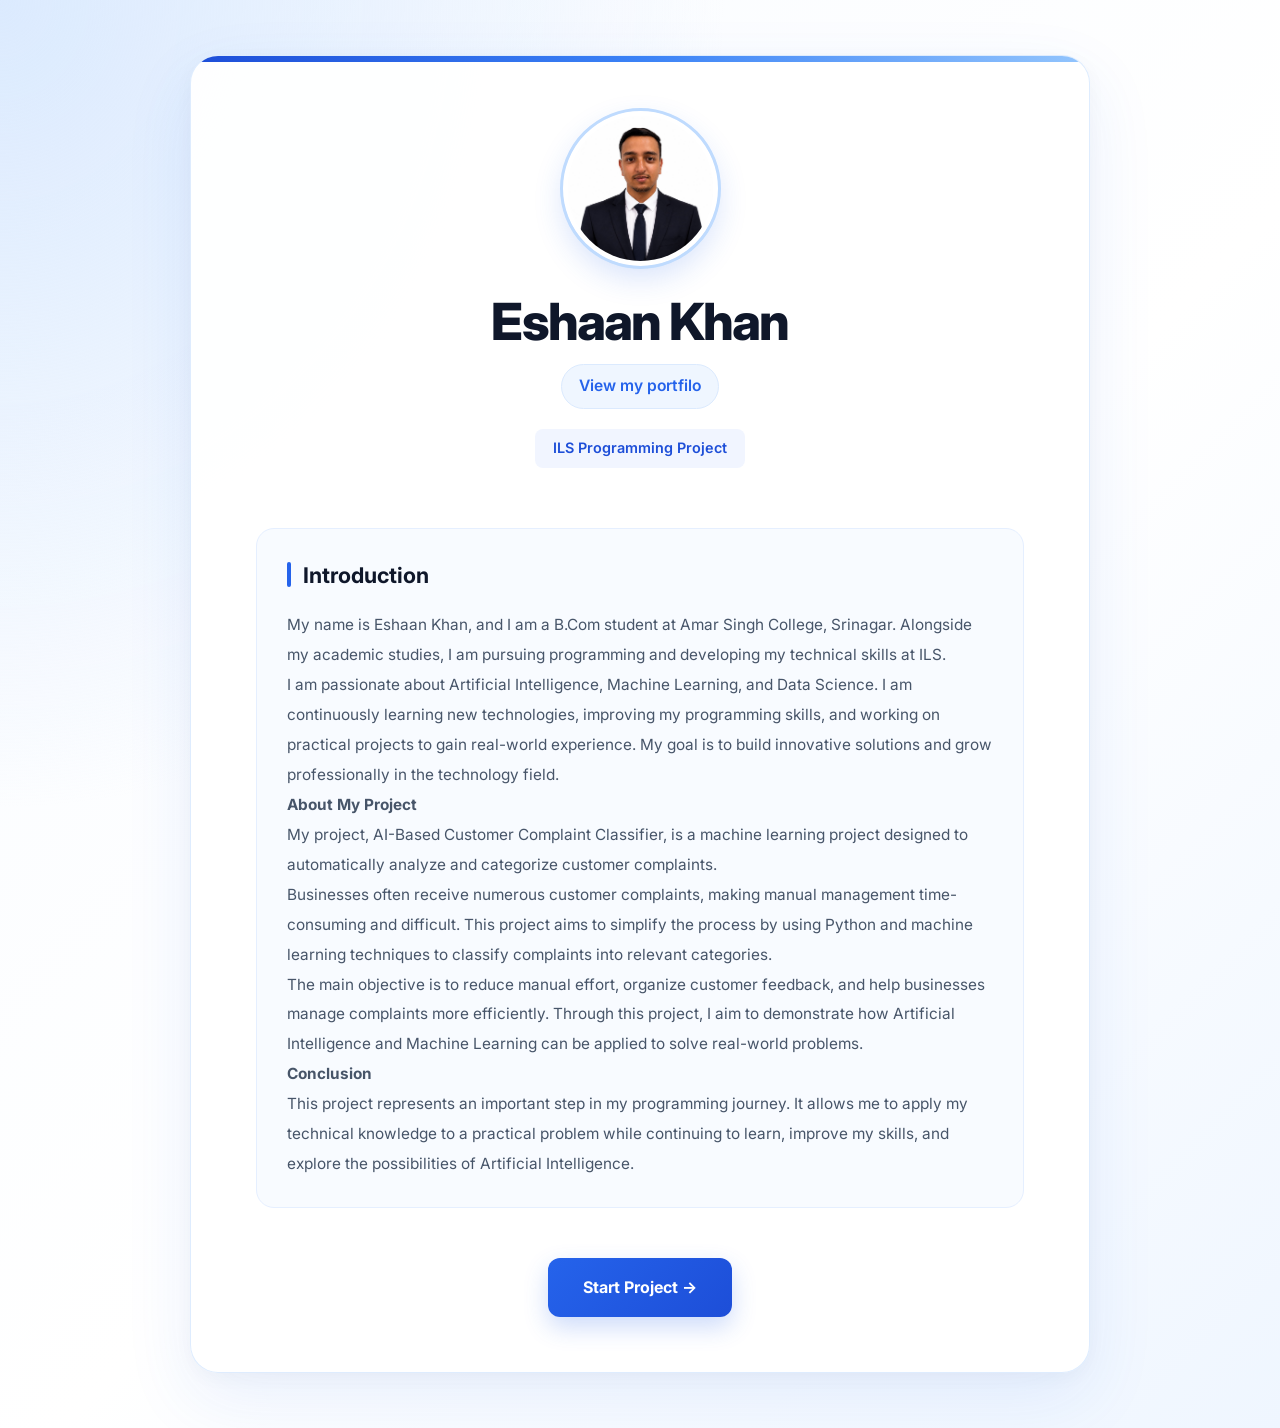
<file: static/intro/index.html>
<!DOCTYPE html>
<html lang="en">
<head>
  <meta charset="UTF-8">
  <meta name="viewport" content="width=device-width, initial-scale=1">
  <title>Eshaan Khan | Portfolio</title>
  <link rel="stylesheet" href="intro.css">
</head>
<style>

/* ===== Google Font ===== */
@import url('https://fonts.googleapis.com/css2?family=Inter:wght@400;500;600;700;800&display=swap');

/* ===== Reset ===== */
* {
    margin: 0;
    padding: 0;
    box-sizing: border-box;
}

:root {
    --primary: #2563eb;
    --primary-dark: #1d4ed8;
    --light-blue: #eff6ff;
    --text-dark: #0f172a;
    --text-muted: #64748b;
    --white: #ffffff;
    --border: #dbeafe;
    background-color: #93c5fd;
}

html {
    scroll-behavior: smooth;
}

body {
    font-family: 'Inter', sans-serif;
    background:
        radial-gradient(ellipse at top left, #dbeafe 0%, transparent 40%),
        linear-gradient(135deg, #f8fbff 0%, #ffffff 55%, #eff6ff 100%);
    color: var(--text-dark);
    min-height: 100vh;
    padding: 55px 20px;
    line-height: 1.7;
}

/* ===== Main Portfolio Card ===== */
.intro {
    width: 100%;
    max-width: 900px;
    margin: 0 auto;
    padding: 55px 65px;
    background: rgba(255, 255, 255, 0.94);
    border: 1px solid rgba(219, 234, 254, 0.9);
    border-radius: 28px;
    box-shadow:
        0 25px 70px rgba(37, 99, 235, 0.09),
        0 5px 20px rgba(15, 23, 42, 0.03);
    text-align: center;
    position: relative;
    overflow: hidden;
}

/* Decorative top line */
.intro::before {
    content: "";
    position: absolute;
    top: 0;
    left: 0;
    width: 100%;
    height: 6px;
    background: linear-gradient(
        90deg,
        #1d4ed8,
        #3b82f6,
        #93c5fd
    );
}

/* ===== Profile Photo ===== */
.photo {
    width: 155px;
    height: 155px;
    object-fit: cover;
    object-position: center;
    border-radius: 50%;
    border: 5px solid var(--white);
    outline: 3px solid #bfdbfe;
    margin: 0 auto 25px;
    display: block;
    box-shadow: 0 12px 30px rgba(37, 99, 235, 0.18);
    transition: transform 0.3s ease, box-shadow 0.3s ease;
}

.photo:hover {
    transform: scale(1.05);
    box-shadow: 0 16px 35px rgba(37, 99, 235, 0.25);
}

/* ===== Name ===== */
h1 {
    font-size: clamp(2.2rem, 5vw, 3.2rem);
    font-weight: 800;
    letter-spacing: -1.8px;
    line-height: 1.2;
    color: var(--text-dark);
    margin-bottom: 12px;
}

/* ===== Portfolio Link ===== */
.subtitle {
    margin-bottom: 20px;
}

.subtitle a {
    display: inline-block;
    color: var(--primary);
    font-size: 0.98rem;
    font-weight: 600;
    text-decoration: none;
    padding: 8px 17px;
    background: var(--light-blue);
    border: 1px solid var(--border);
    border-radius: 30px;
    transition: all 0.3s ease;
}

.subtitle a:hover {
    color: var(--white);
    background: var(--primary);
    border-color: var(--primary);
    transform: translateY(-2px);
}

/* ===== Project Label ===== */
.intro > p:not(.subtitle) {
    display: inline-block;
    color: var(--primary-dark);
    background: #f1f5ff;
    padding: 7px 18px;
    border-radius: 8px;
    font-size: 0.9rem;
    font-weight: 600;
    margin-bottom: 35px;
}

/* ===== Content Sections ===== */
section {
    text-align: left;
    margin: 25px 0;
    padding: 28px 30px;
    background: #f8fbff;
    border: 1px solid #e5efff;
    border-radius: 18px;
    transition: all 0.3s ease;
}

section:hover {
    background: var(--white);
    border-color: #bfdbfe;
    box-shadow: 0 10px 30px rgba(37, 99, 235, 0.07);
    transform: translateY(-2px);
}

/* ===== Section Headings ===== */
section h2 {
    position: relative;
    font-size: 1.35rem;
    font-weight: 700;
    color: var(--text-dark);
    margin-bottom: 17px;
    padding-left: 16px;
}

section h2::before {
    content: "";
    position: absolute;
    left: 0;
    top: 5px;
    width: 4px;
    height: 25px;
    background: var(--primary);
    border-radius: 5px;
}

section p {
    color: #475569;
    font-size: 0.96rem;
    line-height: 1.95;
}

/* ===== Start Project Button ===== */
.start-button {
    display: inline-flex;
    justify-content: center;
    align-items: center;
    gap: 10px;
    margin-top: 25px;
    padding: 16px 35px;
    color: var(--white);
    background: linear-gradient(135deg, #2563eb, #1d4ed8);
    border: none;
    border-radius: 12px;
    text-decoration: none;
    font-size: 1rem;
    font-weight: 700;
    box-shadow: 0 10px 25px rgba(37, 99, 235, 0.23);
    transition: all 0.3s ease;
}

.start-button:hover {
    background: linear-gradient(135deg, #1d4ed8, #1e40af);
    box-shadow: 0 15px 30px rgba(37, 99, 235, 0.32);
    transform: translateY(-3px);
}

.start-button:active {
    transform: translateY(0);
}

/* ===== Keyboard Accessibility ===== */
a:focus-visible {
    outline: 3px solid #93c5fd;
    outline-offset: 4px;
}

/* ===== Responsive Design ===== */
@media (max-width: 768px) {
    body {
        padding: 25px 14px;
    }

    .intro {
        padding: 40px 25px;
        border-radius: 22px;
    }

    .photo {
        width: 130px;
        height: 130px;
    }

    h1 {
        letter-spacing: -1px;
    }

    section {
        padding: 23px 20px;
    }
}

@media (max-width: 480px) {
    body {
        padding: 15px 10px;
    }

    .intro {
        padding: 35px 17px;
        border-radius: 18px;
    }

    .photo {
        width: 115px;
        height: 115px;
    }

    section {
        padding: 20px 16px;
        margin: 18px 0;
    }

    section h2 {
        font-size: 1.2rem;
    }

    section p {
        font-size: 0.9rem;
    }

    .start-button {
        width: 100%;
        padding: 15px 20px;
    }
}


</style>
<body>
  <!--
    SAMPLE FIRST PAGE.
    Replace this file with YOUR OWN introduction / photo / portfolio page.
    The only thing you must keep is the "Start Project" link near the bottom.
  -->
  <main class="intro">
    <img class="photo" src="WhatsApp Image 2026-08-20 at 3.14.39 PM.jpeg" alt="">
    <h1>Eshaan Khan</h1>
    <p class="subtitle"><a href="https://portfolio-mauve-seven-dhnb9h6lfn.vercel.app/">View my portfilo</a></p>
    <p>ILS Programming Project</p>

    <section>
      <h2>Introduction</h2>
     

<p>

My name is Eshaan Khan, and I am a B.Com student at Amar Singh College, Srinagar. Alongside my academic studies, I am pursuing programming and developing my technical skills at ILS.<br/>

I am passionate about Artificial Intelligence, Machine Learning, and Data Science. I am continuously learning new technologies, improving my programming skills, and working on practical projects to gain real-world experience. My goal is to build innovative solutions and grow professionally in the technology field.<br/>
   


<b>About My Project</b><br/>

My project, AI-Based Customer Complaint Classifier, is a machine learning project designed to automatically analyze and categorize customer complaints.<br/>

Businesses often receive numerous customer complaints, making manual management time-consuming and difficult. This project aims to simplify the process by using Python and machine learning techniques to classify complaints into relevant categories.<br/>

The main objective is to reduce manual effort, organize customer feedback, and help businesses manage complaints more efficiently. Through this project, I aim to demonstrate how Artificial Intelligence and Machine Learning can be applied to solve real-world problems.<br/>

<b>Conclusion</b><br/>

This project represents an important step in my programming journey. It allows me to apply my technical knowledge to a practical problem while continuing to learn, improve my skills, and explore the possibilities of Artificial Intelligence.






</p>

    </section>

  

    <!-- THE LINK THAT STARTS THE PROJECT: -->
    <a class="start-button" href="/dashboard">Start Project &rarr;</a>
  </main>
</body>
</html>
</file>
<file: static/intro/intro.css>
body { margin: 0; font-family: "Segoe UI", Arial, sans-serif; background: #FBF7EE; color: #1F2937; line-height: 1.6; }
.intro { max-width: 720px; margin: 40px auto; padding: 32px 24px; background: #FFFFFF; border: 1px solid #E5DFD0; border-radius: 16px; box-shadow: 0 2px 8px rgba(31, 41, 55, 0.08); text-align: center; }
.photo { width: 160px; height: 160px; border-radius: 50%; object-fit: cover; border: 4px solid #2F6FDE; }
h1 { margin: 16px 0 0; }
.subtitle { color: #6B7280; margin-top: 4px; }
section { text-align: left; margin-top: 24px; }
h2 { color: #1F4FA8; font-size: 1.2rem; }
.start-button { display: inline-block; margin-top: 28px; padding: 12px 28px; background: #2F6FDE; color: #FFFFFF; font-weight: 600; text-decoration: none; border-radius: 8px; }
.start-button:hover { background: #1F4FA8; }
</file>
